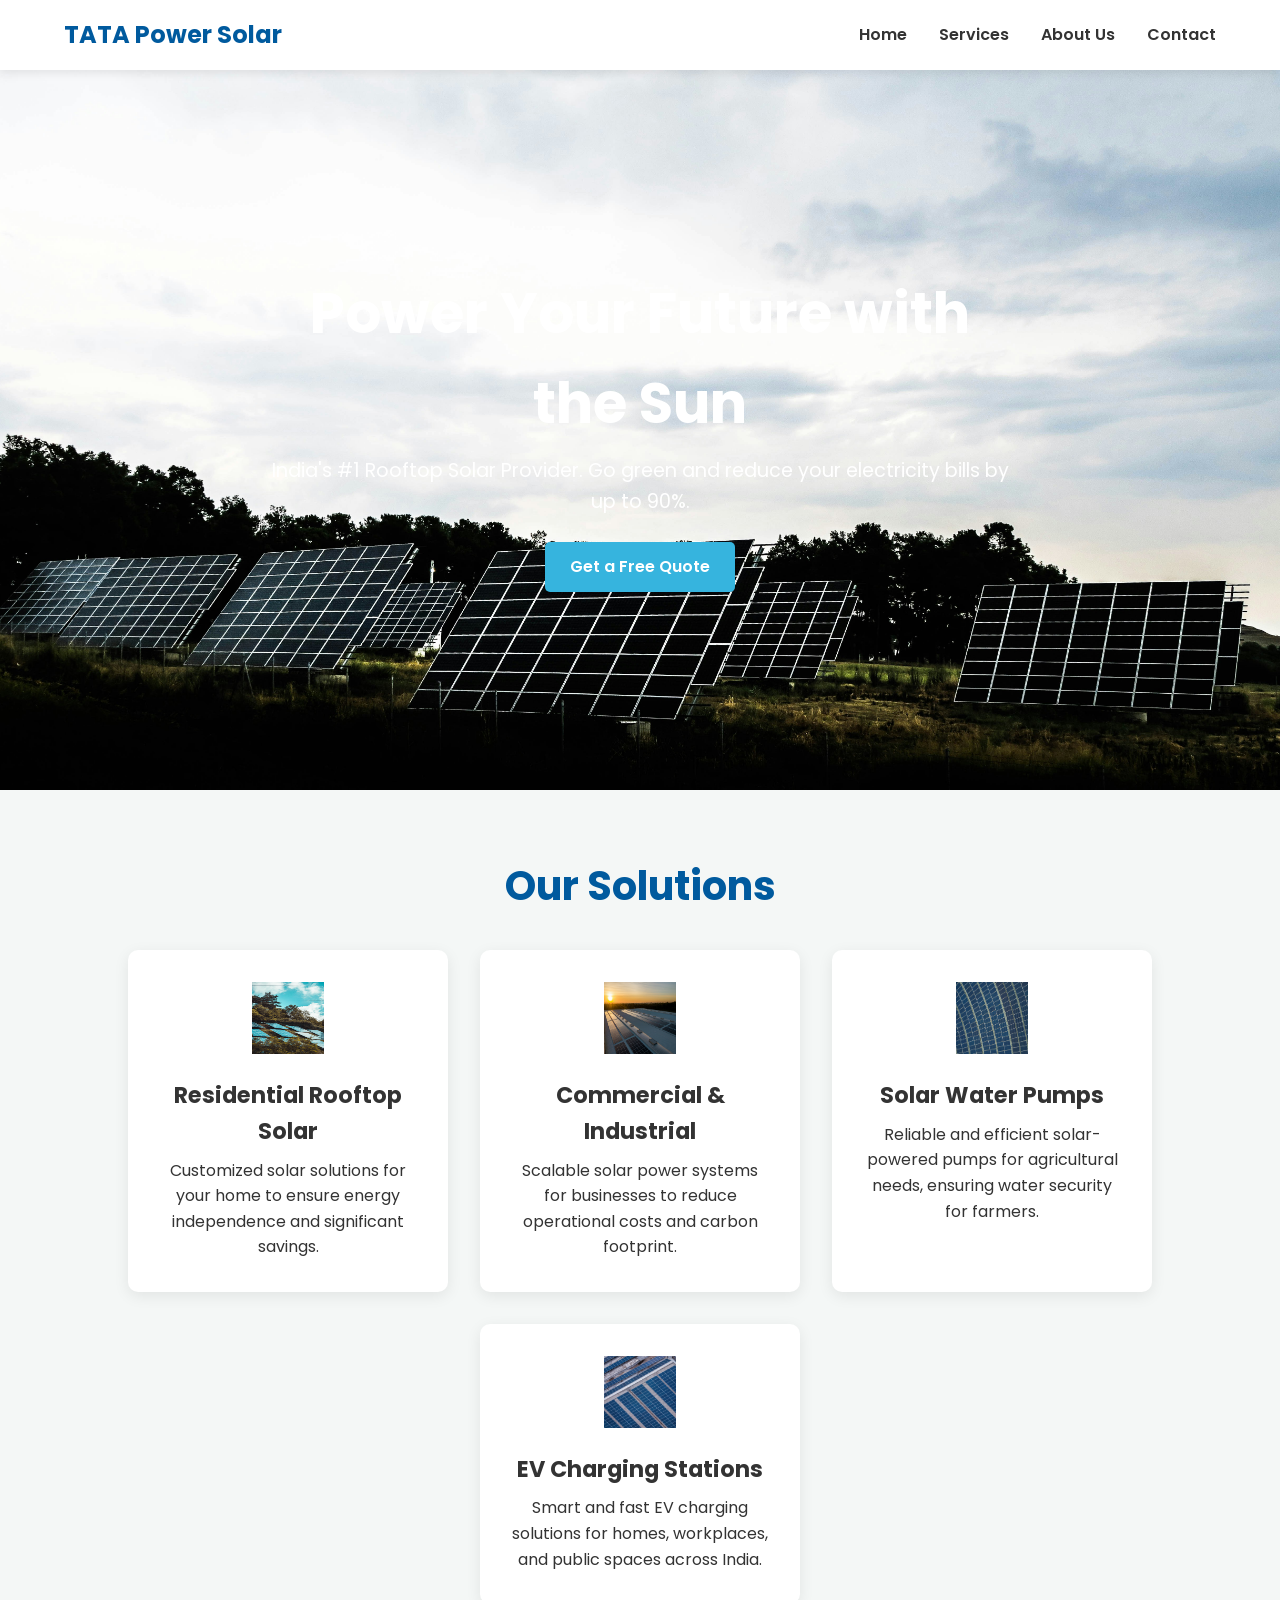
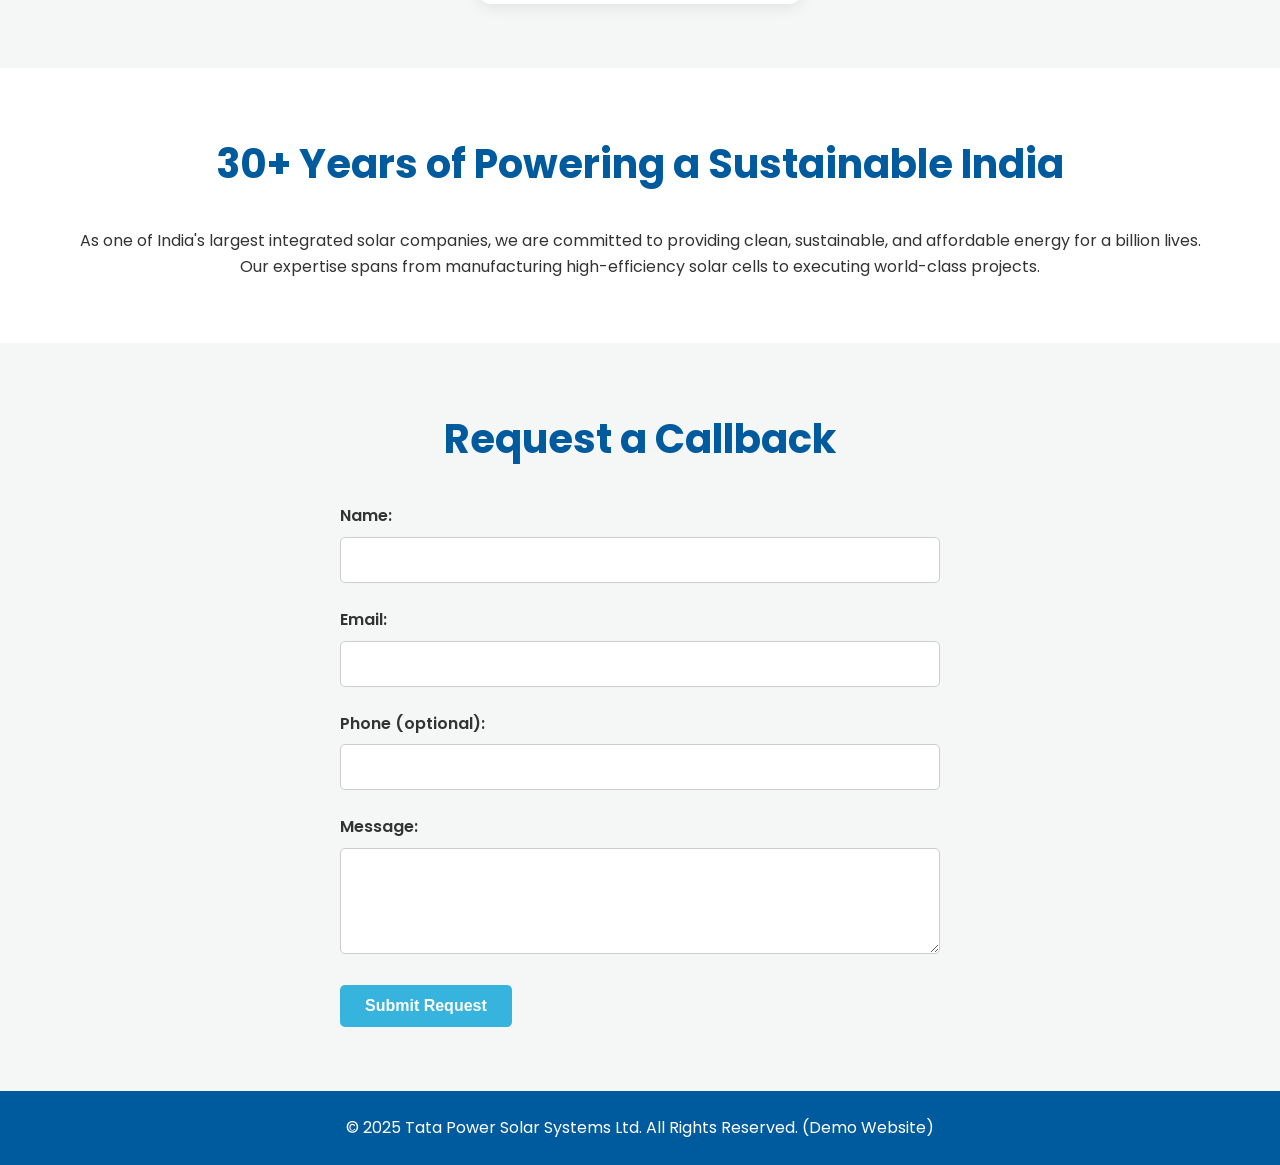
<file: index.html>
<!DOCTYPE html>
<html lang="en">
<head>
    <meta charset="UTF-8">
    <meta name="viewport" content="width=device-width, initial-scale=1.0">
    <title>Tata Power Solar | Sustainable Energy Solutions</title>
    <link rel="stylesheet" href="style.css">
    <link rel="icon" href="https://www.tatapowersolar.com/wp-content/themes/tps/favicon.ico" type="image/x-icon">
</head>
<body>

    <header>
        <nav class="navbar">
            <div class="logo">
                <a href="#"><strong>TATA</strong> Power Solar</a>
            </div>
            <ul class="nav-links">
                <li><a href="#hero">Home</a></li>
                <li><a href="#services">Services</a></li>
                <li><a href="#about">About Us</a></li>
                <li><a href="#contact">Contact</a></li>
            </ul>
            <div class="mobile-menu-icon">
                <div class="bar"></div>
                <div class="bar"></div>
                <div class="bar"></div>
            </div>
        </nav>
    </header>

    <main>
        <section id="hero">
            
            <div class="hero-content">
                <h1>Power Your Future with the Sun</h1>
                <p>India's #1 Rooftop Solar Provider. Go green and reduce your electricity bills by up to 90%.</p>
                <a href="#contact" class="cta-button">Get a Free Quote</a>
            </div>
        </section>

        <section id="services">
            <h2>Our Solutions</h2>
            <div class="services-container">
                <div class="service-card">
                    <img src="./photos/img1.jpg" alt="Rooftop Solar Icon">
                    <h3>Residential Rooftop Solar</h3>
                    <p>Customized solar solutions for your home to ensure energy independence and significant savings.</p>
                </div>
                <div class="service-card">
                     <img src="./photos/img2.jpg" alt="Commercial Solar Icon">
                    <h3>Commercial & Industrial</h3>
                    <p>Scalable solar power systems for businesses to reduce operational costs and carbon footprint.</p>
                </div>
                <div class="service-card">
                    <img src="./photos/img3.jpg" alt="Solar Pump Icon">
                    <h3>Solar Water Pumps</h3>
                    <p>Reliable and efficient solar-powered pumps for agricultural needs, ensuring water security for farmers.</p>
                </div>
                 <div class="service-card">
                    <img src="./photos/img4.jpg" alt="EV Charging Icon">
                    <h3>EV Charging Stations</h3>
                    <p>Smart and fast EV charging solutions for homes, workplaces, and public spaces across India.</p>
                </div>
            </div>
        </section>
        
        <section id="about">
            <h2>30+ Years of Powering a Sustainable India</h2>
            <p>As one of India's largest integrated solar companies, we are committed to providing clean, sustainable, and affordable energy for a billion lives. Our expertise spans from manufacturing high-efficiency solar cells to executing world-class projects.</p>
        </section>

        <section id="contact">
            <h2>Request a Callback</h2>
            <form id="contact-form" class="contact-form">
                <div class="form-group">
                    <label for="name">Name:</label>
                    <input type="text" id="name" name="name" required>
                </div>
                <div class="form-group">
                    <label for="email">Email:</label>
                    <input type="email" id="email" name="email" required>
                </div>
                 <div class="form-group">
                    <label for="phone">Phone (optional):</label>
                    <input type="tel" id="phone" name="phone">
                </div>
                <div class="form-group">
                    <label for="message">Message:</label>
                    <textarea id="message" name="message" rows="4" required></textarea>
                </div>
                <button type="submit" class="cta-button">Submit Request</button>
            </form>
        </section>
    </main>

    <footer>
        <p>&copy; 2025 Tata Power Solar Systems Ltd. All Rights Reserved. (Demo Website)</p>
    </footer>

    <script src="app.js"></script>
</body>
</html>
</file>
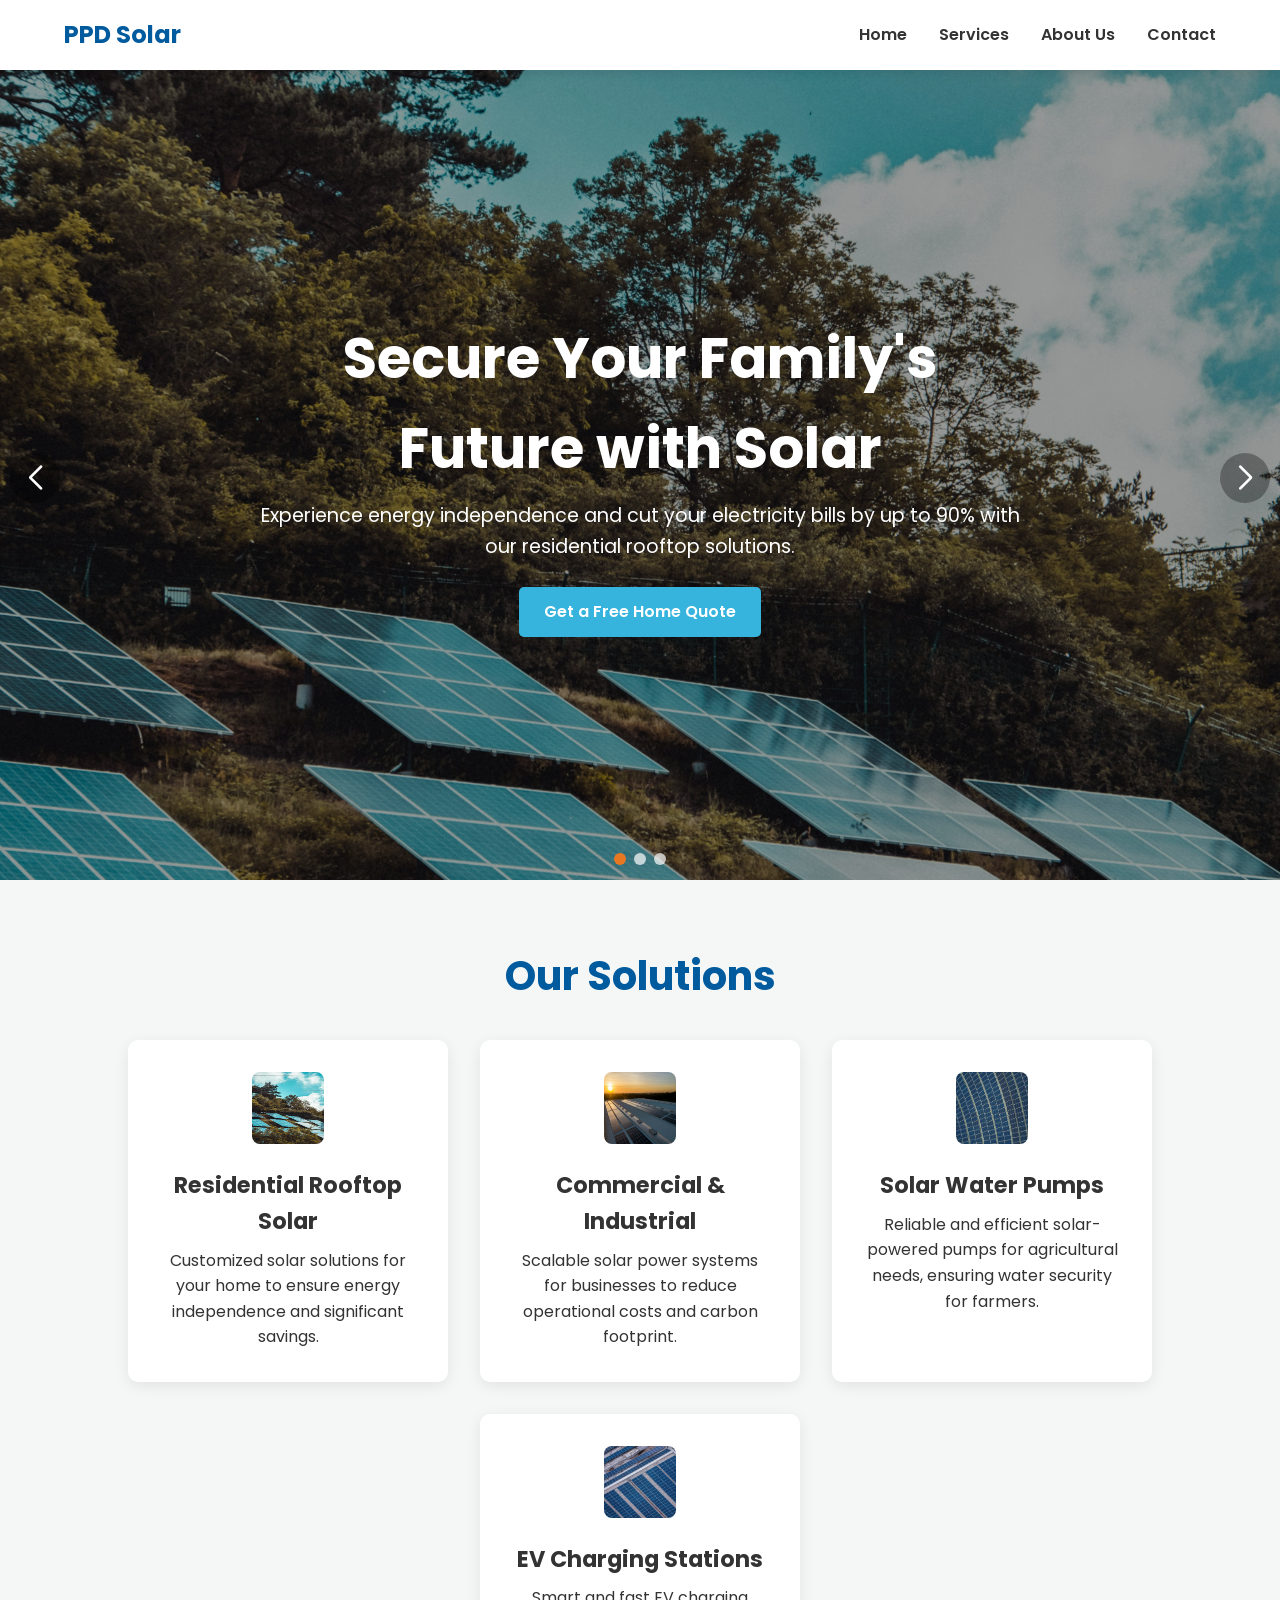
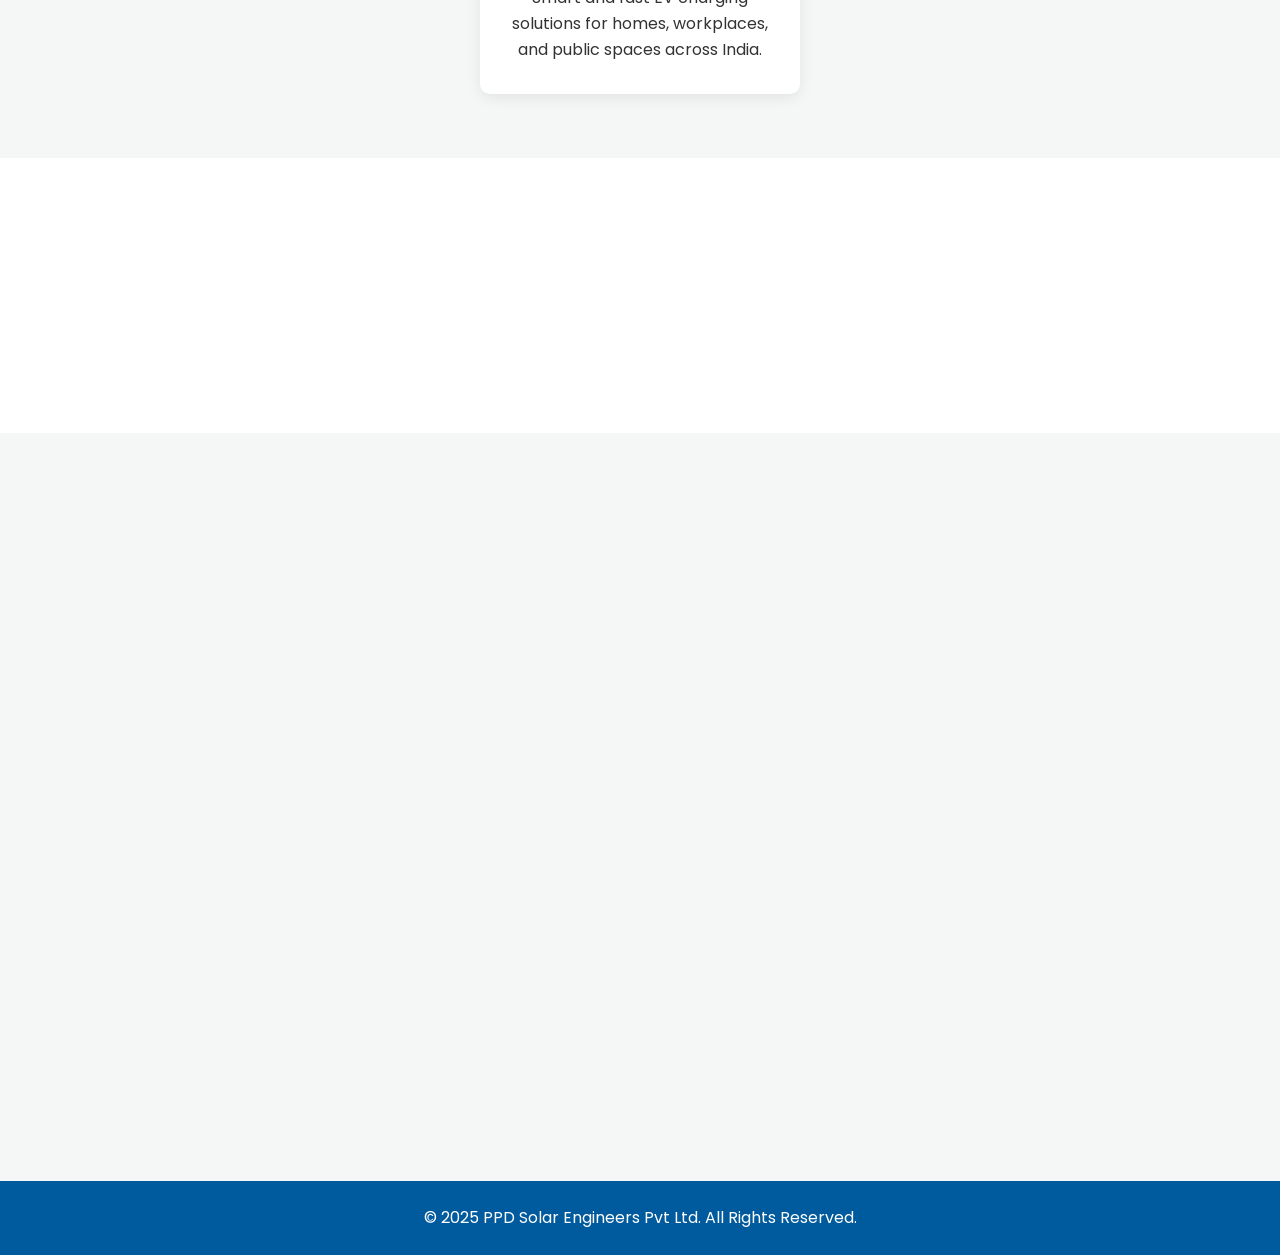
<file: Main/index.html>
<!DOCTYPE html>
<html lang="en">
<head>
    <meta charset="UTF-8">
    <meta name="viewport" content="width=device-width, initial-scale=1.0">
    <title>PPD Solar Engineers Pvt Ltd | Sustainable Energy Solutions</title>
    
    <link rel="stylesheet" href="https://unpkg.com/swiper/swiper-bundle.min.css" />
    
    <link rel="stylesheet" href="style.css">
    
    <link rel="icon" href="https://www.tatapowersolar.com/wp-content/themes/tps/favicon.ico" type="image/x-icon">
</head>
<body>

    <header>
        <nav class="navbar">
            <div class="logo">
                <a href="#"><strong>PPD Solar</strong></a>
            </div>
            <ul class="nav-links">
                <li><a href="#hero">Home</a></li>
                <li><a href="#services">Services</a></li>
                <li><a href="#about">About Us</a></li>
                <li><a href="#contact">Contact</a></li>
            </ul>
            <div class="mobile-menu-icon">
                <div class="bar"></div>
                <div class="bar"></div>
                <div class="bar"></div>
            </div>
        </nav>
    </header>

    <main>
        <section id="hero">
            <div class="swiper hero-slider">
                <div class="swiper-wrapper">
                    <div class="swiper-slide" style="background-image: url('./photos/img1.jpg');">
                        <div class="hero-overlay"></div>
                        <div class="hero-content">
                            <h1>Secure Your Family's Future with Solar</h1>
                            <p>Experience energy independence and cut your electricity bills by up to 90% with our residential rooftop solutions.</p>
                            <a href="#contact" class="cta-button">Get a Free Home Quote</a>
                        </div>
                    </div>
                    <div class="swiper-slide" style="background-image: url('./photos/img2.jpg');">
                        <div class="hero-overlay"></div>
                        <div class="hero-content">
                            <h1>Boost Your Business, Not Your Bills</h1>
                            <p>Invest in a sustainable future. Our commercial solar solutions reduce operational costs and enhance your brand's green credentials.</p>
                            <a href="#contact" class="cta-button">Analyze My Savings</a>
                        </div>
                    </div>
                    <div class="swiper-slide" style="background-image: url('./photos/img3.jpg');">
                        <div class="hero-overlay"></div>
                        <div class="hero-content">
                            <h1>Powering Agriculture with the Sun</h1>
                            <p>Ensure reliable water supply for your crops with our durable and efficient solar water pumps, designed for Indian farmers.</p>
                            <a href="#contact" class="cta-button">Enquire About Pumps</a>
                        </div>
                    </div>
                </div>
                <div class="swiper-button-next"></div>
                <div class="swiper-button-prev"></div>
                <div class="swiper-pagination"></div>
            </div>
        </section>

        <section id="services">
            <h2 class="animate-on-scroll">Our Solutions</h2>
            <div class="services-container">
                <div class="service-card animate-on-scroll">
                    <img src="./photos/img1.jpg" alt="Rooftop Solar Icon">
                    <h3>Residential Rooftop Solar</h3>
                    <p>Customized solar solutions for your home to ensure energy independence and significant savings.</p>
                </div>
                <div class="service-card animate-on-scroll">
                     <img src="./photos/img2.jpg" alt="Commercial Solar Icon">
                    <h3>Commercial & Industrial</h3>
                    <p>Scalable solar power systems for businesses to reduce operational costs and carbon footprint.</p>
                </div>
                <div class="service-card animate-on-scroll">
                    <img src="./photos/img3.jpg" alt="Solar Pump Icon">
                    <h3>Solar Water Pumps</h3>
                    <p>Reliable and efficient solar-powered pumps for agricultural needs, ensuring water security for farmers.</p>
                </div>
                 <div class="service-card animate-on-scroll">
                    <img src="./photos/img4.jpg" alt="EV Charging Icon">
                    <h3>EV Charging Stations</h3>
                    <p>Smart and fast EV charging solutions for homes, workplaces, and public spaces across India.</p>
                </div>
            </div>
        </section>
        
        <section id="about">
            <h2 class="animate-on-scroll">3+ Years of Powering a Sustainable India</h2>
            <p class="animate-on-scroll">As one of India's largest integrated solar companies, we are committed to providing clean, sustainable, and affordable energy for a billion lives. Our expertise spans from manufacturing high-efficiency solar cells to executing world-class projects.</p>
        </section>

        <section id="contact">
            <h2 class="animate-on-scroll">Request a Callback</h2>
            <form id="contact-form" class="contact-form animate-on-scroll">
                <div class="form-group">
                    <label for="name">Name:</label>
                    <input type="text" id="name" name="name" required>
                </div>
                <div class="form-group">
                    <label for="email">Email:</label>
                    <input type="email" id="email" name="email" required>
                </div>
                 <div class="form-group">
                    <label for="phone">Phone (optional):</label>
                    <input type="tel" id="phone" name="phone">
                </div>
                <div class="form-group">
                    <label for="message">Message:</label>
                    <textarea id="message" name="message" rows="4" required></textarea>
                </div>
                <button type="submit" class="cta-button">Submit Request</button>
            </form>
        </section>
    </main>

    <footer>
        <p>&copy; 2025 PPD Solar Engineers Pvt Ltd. All Rights Reserved.</p>
    </footer>

    <script src="https://unpkg.com/swiper/swiper-bundle.min.js"></script>
    <script src="app.js"></script>
</body>
</html>
</file>
<file: style.css>
@import url('https://fonts.googleapis.com/css2?family=Poppins:wght@300;400;600;700&display=swap');

/* --- Reset & Basic Styles --- */
* {
    margin: 0;
    padding: 0;
    box-sizing: border-box;
}

body {
    font-family: 'Poppins', sans-serif;
    line-height: 1.6;
    background-color: #f4f7f6;
    color: #333;
}

/* --- Header & Navigation --- */
.navbar {
    display: flex;
    justify-content: space-between;
    align-items: center;
    background-color: #fff;
    padding: 1rem 5%;
    box-shadow: 0 2px 10px rgba(0,0,0,0.1);
    position: sticky;
    top: 0;
    z-index: 1000;
}

.logo a {
    text-decoration: none;
    font-size: 1.5rem;
    color: #005A9E; /* Tata Blue */
    font-weight: 700;
}

.nav-links {
    display: flex;
    list-style: none;
}

.nav-links li {
    margin-left: 2rem;
}

.nav-links a {
    text-decoration: none;
    color: #333;
    font-weight: 600;
    transition: color 0.3s ease;
}

.nav-links a:hover {
    color: #E87722; /* Tata Orange */
}

/* --- Hero Section --- */
#hero {
    position: relative;
    height: 80vh;
    display: flex;
    align-items: center;
    justify-content: center;
    text-align: center;
    color: white;
    background: linear-gradient(rgba(0, 0, 0, 0.6), rgba(0, 0, 0, 0.6)), url('https://images.unsplash.com/photo-1508514177221-188b2cf16e9d?q=80&w=2070') no-repeat center center/cover;
    background-image:url('./photos/img5.jpg');
    background-size: cover; 
    background-repeat: no-repeat; 
    background-position: center; 
}

.hero-content {
    max-width: 800px;
    padding: 20px;
}

.hero-content h1 {
    font-size: 3.5rem;
    margin-bottom: 0.5rem;
}

.hero-content p {
    font-size: 1.2rem;
    margin-bottom: 1.5rem;
}

.cta-button {
    display: inline-block;
    background-color: #36b4de;
    color: white;
    padding: 12px 25px;
    border: none;
    border-radius: 5px;
    text-decoration: none;
    font-size: 1rem;
    font-weight: 600;
    cursor: pointer;
    transition: background-color 0.3s ease;
}

.cta-button:hover {
    background-color: #10062c;
}

/* --- Sections --- */
section {
    padding: 4rem 5%;
    text-align: center;
}

section h2 {
    font-size: 2.5rem;
    margin-bottom: 2rem;
    color: #005A9E;
}
#about{
    background-color:#fff;
}

/* --- Services Section --- */
.services-container {
    display: flex;
    justify-content: center;
    gap: 2rem;
    flex-wrap: wrap;
    margin-top: 2rem;
}

.service-card {
    background-color: #fff;
    padding: 2rem;
    border-radius: 10px;
    box-shadow: 0 4px 15px rgba(0,0,0,0.08);
    flex-basis: 280px; /* Base width for each card */
    flex-grow: 1;
    max-width: 320px;
    transition: transform 0.3s ease, box-shadow 0.3s ease;
}
.service-card img {
    width: 72px;
    height: 72px;
    margin-bottom: 1rem;
}

.service-card:hover {
    transform: translateY(-10px);
    box-shadow: 0 8px 25px rgba(0,0,0,0.12);
}

.service-card h3 {
    font-size: 1.4rem;
    margin-bottom: 0.5rem;
    color: #333;
}

/* --- Contact Form --- */
.contact-form {
    max-width: 600px;
    margin: 0 auto;
    text-align: left;
}

.form-group {
    margin-bottom: 1.5rem;
}

.form-group label {
    display: block;
    margin-bottom: 0.5rem;
    font-weight: 600;
}

.form-group input,
.form-group textarea {
    width: 100%;
    padding: 12px;
    border: 1px solid #ccc;
    border-radius: 5px;
    font-family: 'Poppins', sans-serif;
}

/* --- Footer --- */
footer {
    background-color: #005A9E;
    color: white;
    text-align: center;
    padding: 1.5rem 5%;
}

/* --- Mobile Menu --- */
.mobile-menu-icon {
    display: none;
    cursor: pointer;
}

.mobile-menu-icon .bar {
    width: 25px;
    height: 3px;
    background-color: #333;
    margin: 5px 0;
    transition: 0.4s;
}

/* --- Responsive Design --- */
@media (max-width: 768px) {
    .nav-links {
        display: none;
        position: absolute;
        top: 70px;
        left: 0;
        right: 0;
        background-color: #fff;
        flex-direction: column;
        width: 100%;
        text-align: center;
        box-shadow: 0 4px 10px rgba(0,0,0,0.1);
    }
    .nav-links.active {
        display: flex;
    }
    .nav-links li {
        margin: 1rem 0;
    }
    .mobile-menu-icon {
        display: block;
    }
    .hero-content h1 {
        font-size: 2.5rem;
    }
}
</file>
<file: Main/style.css>
@import url('https://fonts.googleapis.com/css2?family=Poppins:wght@300;400;600;700&display=swap');

/* --- Reset & Basic Styles --- */
* {
    margin: 0;
    padding: 0;
    box-sizing: border-box;
}

body {
    font-family: 'Poppins', sans-serif;
    line-height: 1.6;
    background-color: #f4f7f6;
    color: #333;
}

/* --- Header & Navigation --- */
.navbar {
    display: flex;
    justify-content: space-between;
    align-items: center;
    background-color: #fff;
    padding: 1rem 5%;
    box-shadow: 0 2px 10px rgba(0,0,0,0.1);
    position: sticky;
    top: 0;
    z-index: 1000;
}

.logo a {
    text-decoration: none;
    font-size: 1.5rem;
    color: #005A9E; /* Tata Blue */
    font-weight: 700;
}

.nav-links {
    display: flex;
    list-style: none;
}

.nav-links li {
    margin-left: 2rem;
}

.nav-links a {
    text-decoration: none;
    color: #333;
    font-weight: 600;
    transition: color 0.3s ease;
}

.nav-links a:hover {
    color: #E87722; /* Tata Orange */
}

/* --- Hero Section & Slider --- */
#hero {
    height: 90vh;
    padding: 0; /* Remove padding to allow slider to be full width/height */
    position: relative;
}

.hero-slider {
    width: 100%;
    height: 100%;
}

.swiper-slide {
    display: flex;
    justify-content: center;
    align-items: center;
    text-align: center;
    color: white;
    background-size: cover;
    background-position: center;
    position: relative;
}

.hero-overlay {
    position: absolute;
    top: 0;
    left: 0;
    width: 100%;
    height: 100%;
    background-color: rgba(0, 0, 0, 0.4); /* Dark overlay for better text readability */
    z-index: 1;
}

.hero-content {
    max-width: 800px;
    padding: 20px;
    position: relative;
    z-index: 2;
}

.hero-content h1 {
    font-size: 3.5rem;
    margin-bottom: 0.5rem;
    font-weight: 700;
}

.hero-content p {
    font-size: 1.2rem;
    margin-bottom: 1.5rem;
}

/* --- Swiper Arrow and Pagination Styling --- */
.swiper-button-next,
.swiper-button-prev {
    color: #ffffff;
    background-color: rgba(0, 0, 0, 0.3);
    border-radius: 50%;
    width: 50px;
    height: 50px;
    transition: background-color 0.3s ease;
}
.swiper-button-next:hover,
.swiper-button-prev:hover {
    background-color: rgba(0, 90, 158, 0.8);
}
.swiper-button-next::after,
.swiper-button-prev::after {
    font-size: 1.5rem;
    font-weight: bold;
}

.swiper-pagination-bullet {
    background: rgba(255, 255, 255, 0.7);
    width: 12px;
    height: 12px;
    opacity: 1;
}

.swiper-pagination-bullet-active {
    background: #E87722; /* Tata Orange */
}


.cta-button {
    display: inline-block;
    background-color: #36b4de;
    color: white;
    padding: 12px 25px;
    border: none;
    border-radius: 5px;
    text-decoration: none;
    font-size: 1rem;
    font-weight: 600;
    cursor: pointer;
    transition: background-color 0.3s ease;
}

.cta-button:hover {
    background-color: #E87722;
}

/* --- Sections --- */
section {
    padding: 4rem 5%;
    text-align: center;
}

section h2 {
    font-size: 2.5rem;
    margin-bottom: 2rem;
    color: #005A9E;
}
#about{
    background-color:#fff;
}

/* --- Services Section --- */
.services-container {
    display: flex;
    justify-content: center;
    gap: 2rem;
    flex-wrap: wrap;
    margin-top: 2rem;
}

.service-card {
    background-color: #fff;
    padding: 2rem;
    border-radius: 10px;
    box-shadow: 0 4px 15px rgba(0,0,0,0.08);
    flex-basis: 280px;
    flex-grow: 1;
    max-width: 320px;
    transition: transform 0.3s ease, box-shadow 0.3s ease;
}
.service-card img {
    width: 72px;
    height: 72px;
    margin-bottom: 1rem;
    border-radius: 8px;
}

.service-card:hover {
    transform: translateY(-10px);
    box-shadow: 0 8px 25px rgba(0,0,0,0.12);
}

.service-card h3 {
    font-size: 1.4rem;
    margin-bottom: 0.5rem;
    color: #333;
}

/* --- Contact Form --- */
.contact-form {
    max-width: 600px;
    margin: 0 auto;
    text-align: left;
}

.form-group {
    margin-bottom: 1.5rem;
}

.form-group label {
    display: block;
    margin-bottom: 0.5rem;
    font-weight: 600;
}

.form-group input,
.form-group textarea {
    width: 100%;
    padding: 12px;
    border: 1px solid #ccc;
    border-radius: 5px;
    font-family: 'Poppins', sans-serif;
}

/* --- Footer --- */
footer {
    background-color: #005A9E;
    color: white;
    text-align: center;
    padding: 1.5rem 5%;
}

/* --- Animation Classes --- */
.animate-on-scroll {
    opacity: 0;
    transform: translateY(30px);
    transition: opacity 0.6s ease-out, transform 0.6s ease-out;
}

.animate-on-scroll.visible {
    opacity: 1;
    transform: translateY(0);
}

/* Add a delay for staggered animations in service cards */
.service-card:nth-child(2) { transition-delay: 0.1s; }
.service-card:nth-child(3) { transition-delay: 0.2s; }
.service-card:nth-child(4) { transition-delay: 0.3s; }


/* --- Mobile Menu --- */
.mobile-menu-icon {
    display: none;
    cursor: pointer;
}

.mobile-menu-icon .bar {
    width: 25px;
    height: 3px;
    background-color: #333;
    margin: 5px 0;
    transition: 0.4s;
}

/* --- Responsive Design --- */
@media (max-width: 768px) {
    .nav-links {
        display: none;
        position: absolute;
        top: 70px; /* Adjust based on navbar height */
        left: 0;
        right: 0;
        background-color: #fff;
        flex-direction: column;
        width: 100%;
        text-align: center;
        box-shadow: 0 4px 10px rgba(0,0,0,0.1);
    }
    .nav-links.active {
        display: flex;
    }
    .nav-links li {
        margin: 1rem 0;
    }
    .mobile-menu-icon {
        display: block;
    }
    .hero-content h1 {
        font-size: 2.5rem;
    }
    .hero-content p {
        font-size: 1.1rem;
    }
    .swiper-button-next, .swiper-button-prev {
        width: 40px;
        height: 40px;
    }
    .swiper-button-next::after, .swiper-button-prev::after {
        font-size: 1rem;
    }
}
</file>
